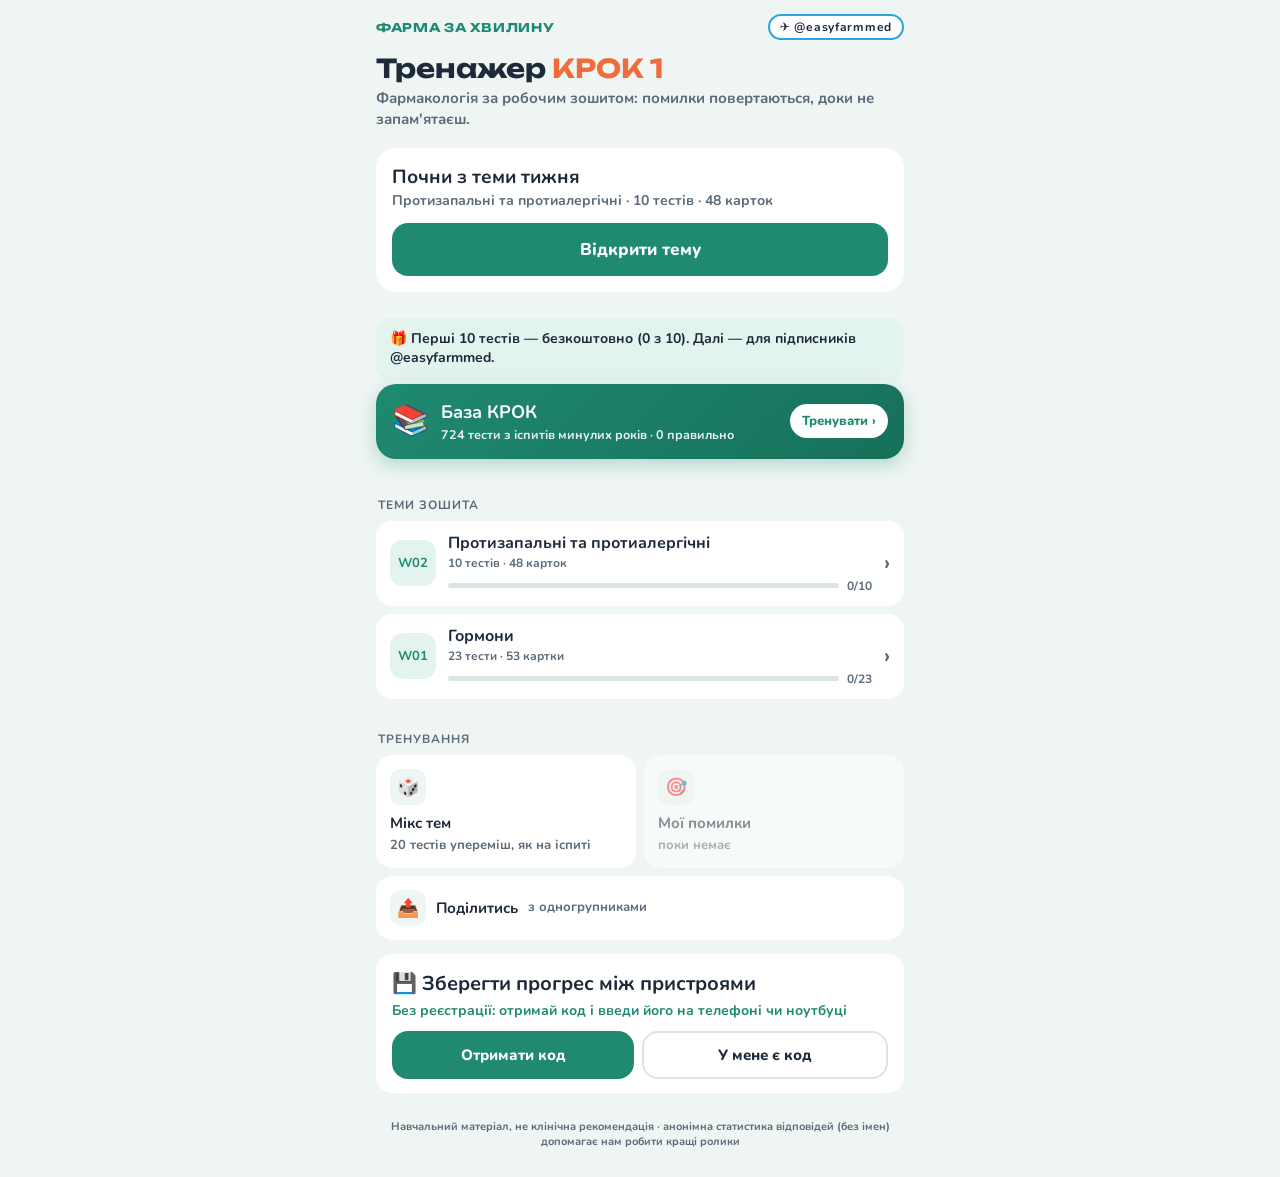
<file: index.html>
<!doctype html><html lang="uk"><head><meta charset="utf-8">
<meta name="viewport" content="width=device-width,initial-scale=1,viewport-fit=cover">
<title>Тренажери EasyFarmMed — тести з фармакології (КРОК 1)</title>
<meta name="description" content="Тести з фармакології у форматі КРОК 1 за темами робочого зошита: тренажер повертає помилки, доки не запам'ятаєш.">
<link rel="stylesheet" href="fonts.css?v=0e479749"><link rel="stylesheet" href="style.css?v=d52ab4d4"></head>
<body><div class="wrap" id="app"></div>
<script src="https://telegram.org/js/telegram-web-app.js"></script><script src="config.js?v=2143a01d"></script><script src="heroes.js?v=89c41da9"></script><script src="data.js?v=289a4922"></script><script src="app.js?v=23ab5718"></script></body></html>
</file>
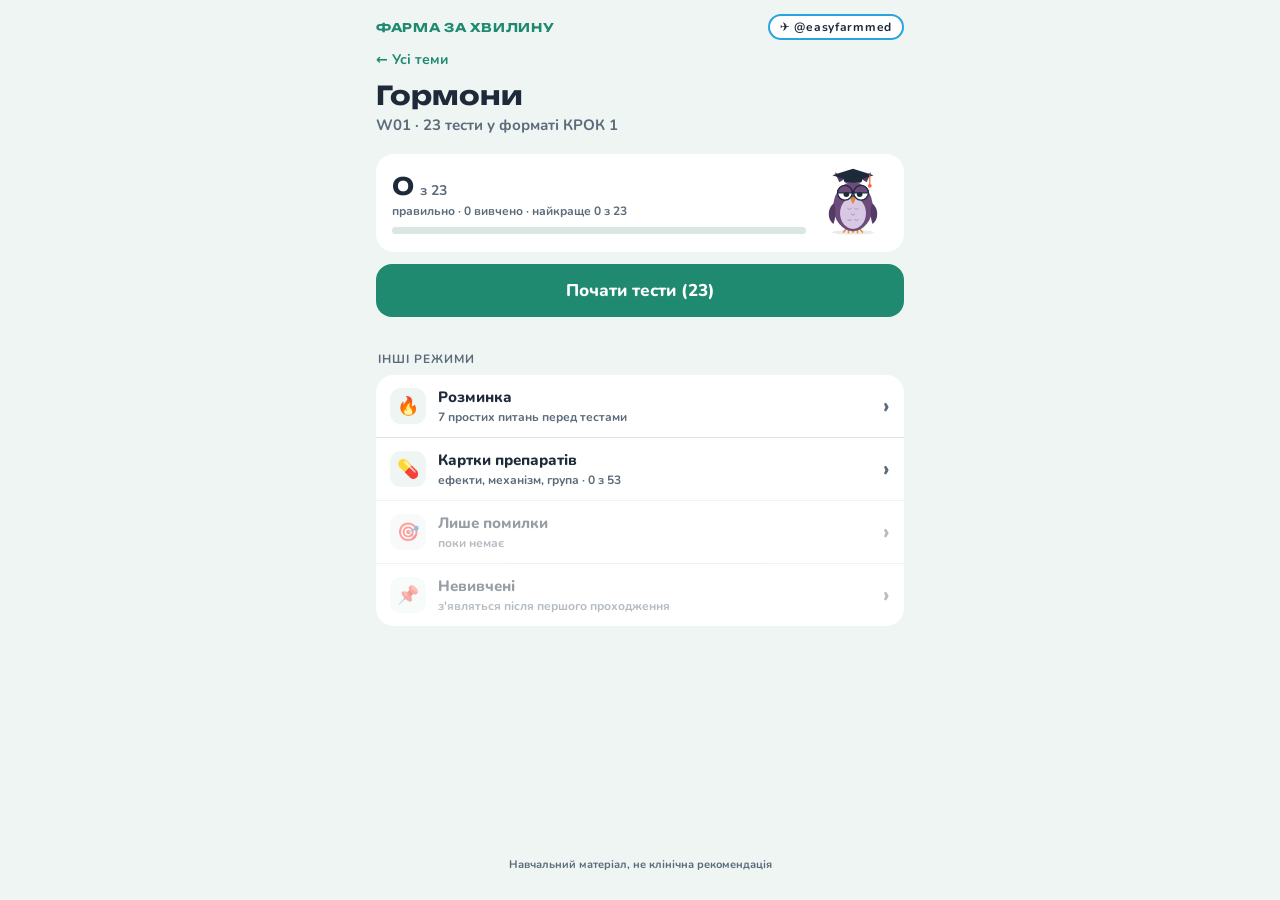
<file: hormony.html>
<!doctype html><html lang="uk"><head><meta charset="utf-8"><title>Гормони — тренажер EasyFarmMed</title><script>location.replace("./"+location.search+"#/t/hormony")</script><noscript><meta http-equiv="refresh" content="0; url=./#/t/hormony"></noscript></head><body><a href="./#/t/hormony">Тренажер: Гормони</a></body></html>
</file>
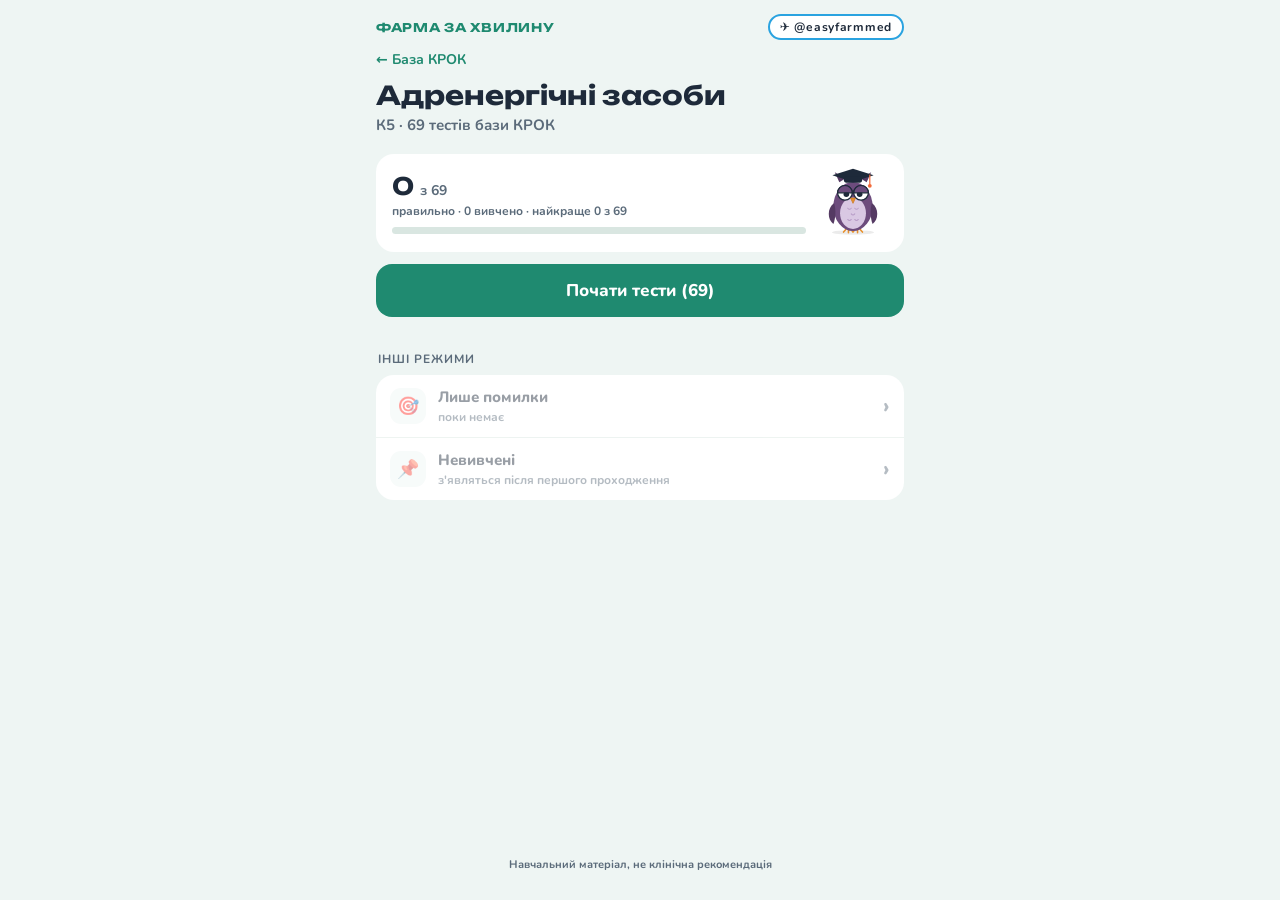
<file: kb-adreno.html>
<!doctype html><html lang="uk"><head><meta charset="utf-8"><title>Адренергічні засоби — тренажер EasyFarmMed</title><script>location.replace("./"+location.search+"#/t/kb-adreno")</script><noscript><meta http-equiv="refresh" content="0; url=./#/t/kb-adreno"></noscript></head><body><a href="./#/t/kb-adreno">Тренажер: Адренергічні засоби</a></body></html>
</file>
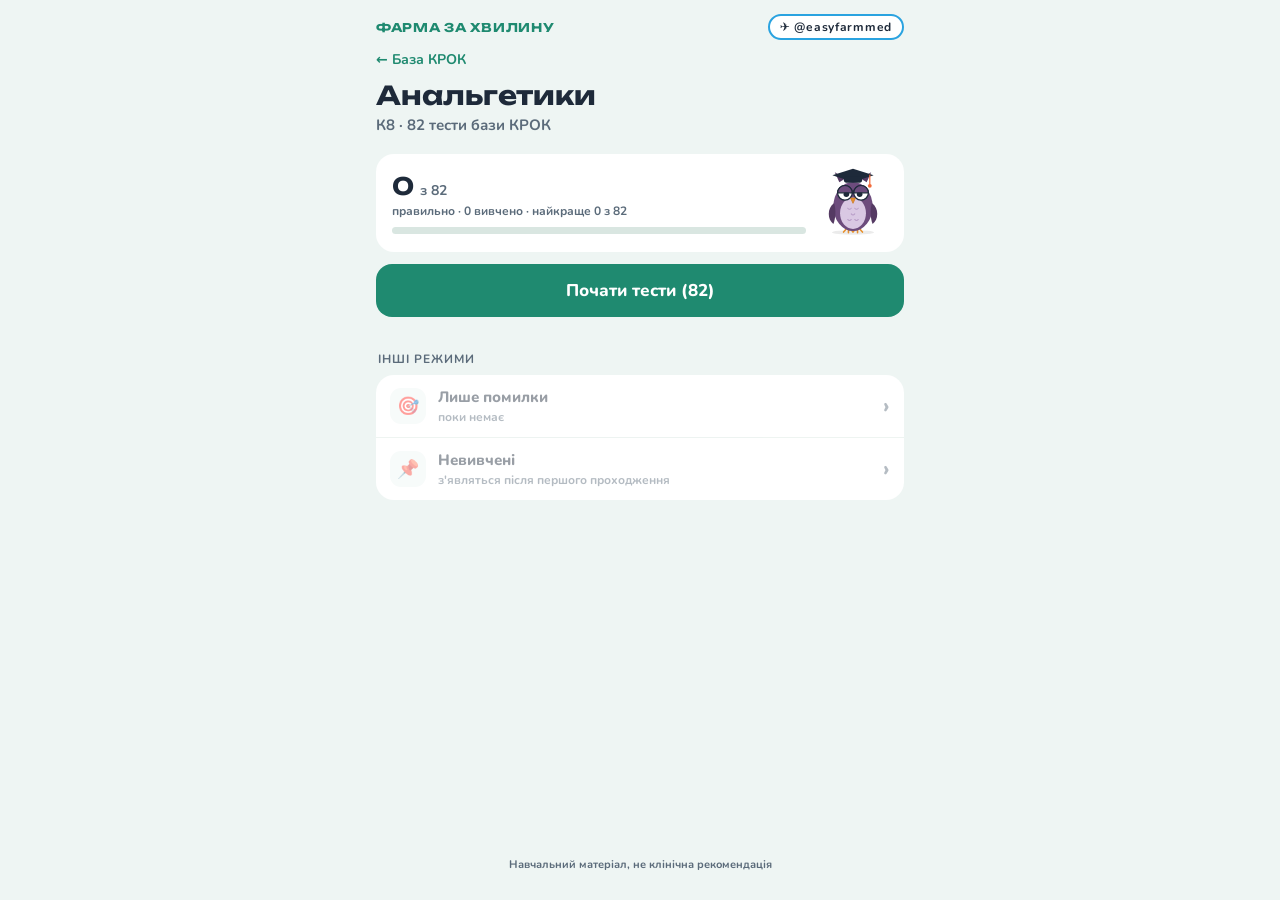
<file: kb-analhetyky.html>
<!doctype html><html lang="uk"><head><meta charset="utf-8"><title>Анальгетики — тренажер EasyFarmMed</title><script>location.replace("./"+location.search+"#/t/kb-analhetyky")</script><noscript><meta http-equiv="refresh" content="0; url=./#/t/kb-analhetyky"></noscript></head><body><a href="./#/t/kb-analhetyky">Тренажер: Анальгетики</a></body></html>
</file>
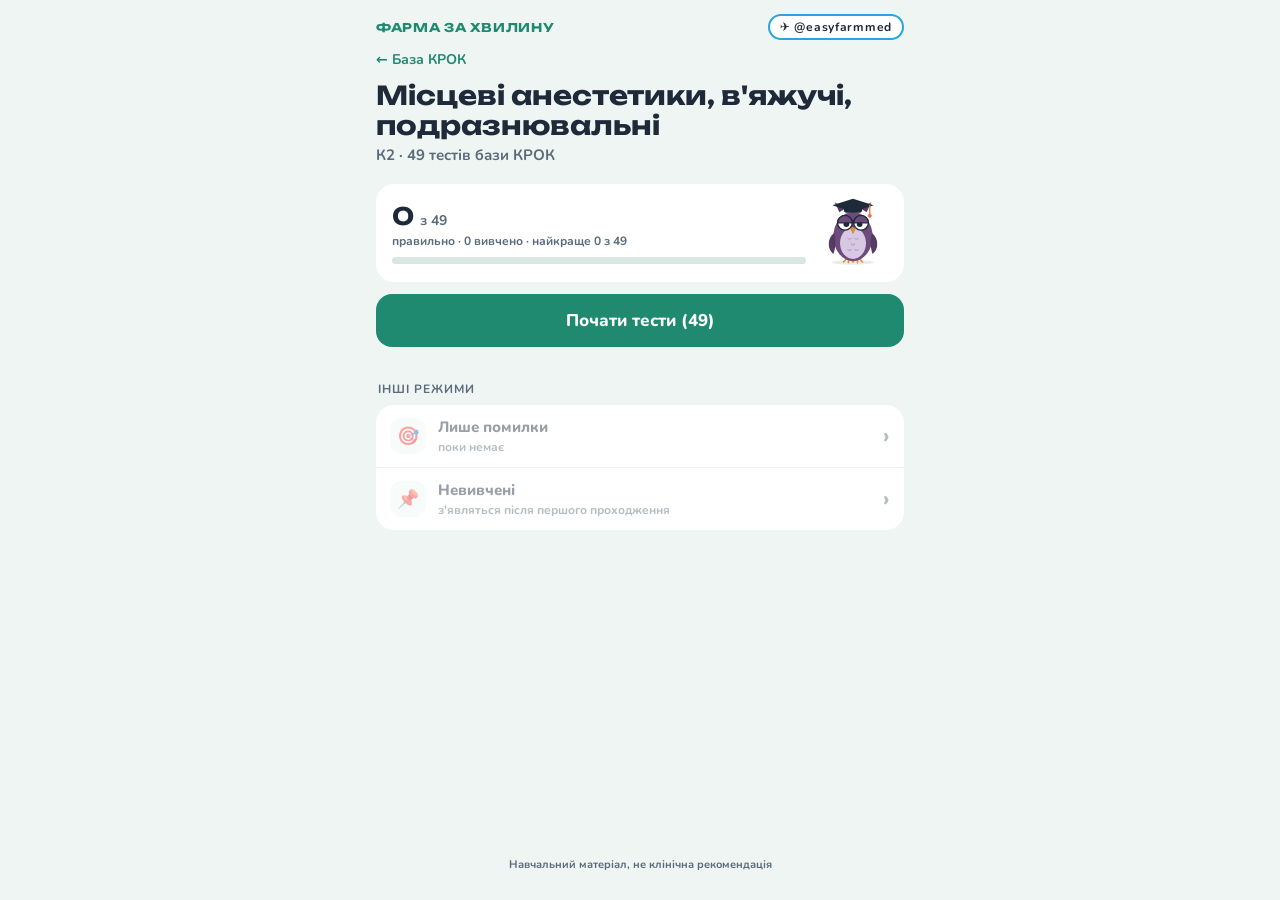
<file: kb-anestetyky.html>
<!doctype html><html lang="uk"><head><meta charset="utf-8"><title>Місцеві анестетики, в&#x27;яжучі, подразнювальні — тренажер EasyFarmMed</title><script>location.replace("./"+location.search+"#/t/kb-anestetyky")</script><noscript><meta http-equiv="refresh" content="0; url=./#/t/kb-anestetyky"></noscript></head><body><a href="./#/t/kb-anestetyky">Тренажер: Місцеві анестетики, в&#x27;яжучі, подразнювальні</a></body></html>
</file>
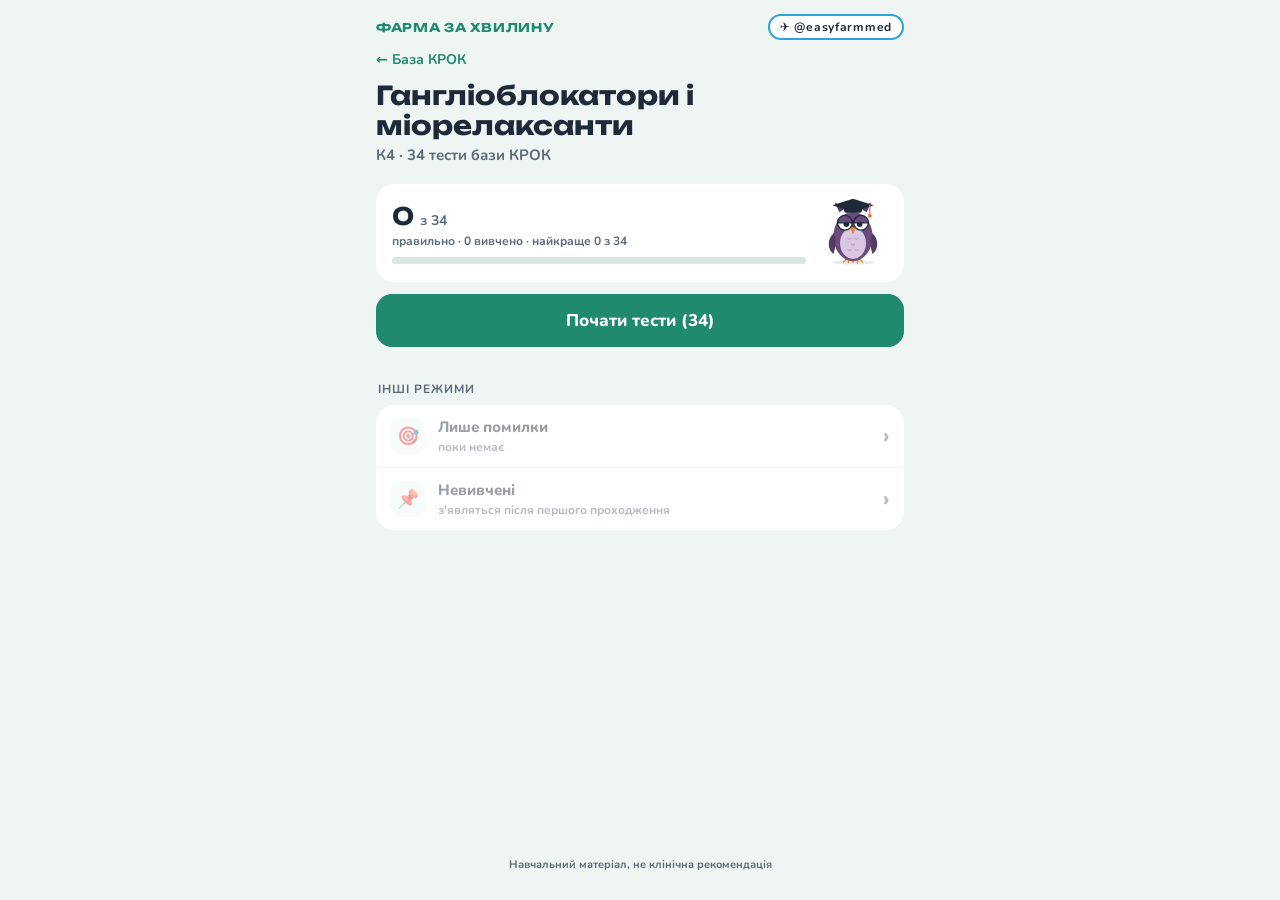
<file: kb-ganglio.html>
<!doctype html><html lang="uk"><head><meta charset="utf-8"><title>Гангліоблокатори і міорелаксанти — тренажер EasyFarmMed</title><script>location.replace("./"+location.search+"#/t/kb-ganglio")</script><noscript><meta http-equiv="refresh" content="0; url=./#/t/kb-ganglio"></noscript></head><body><a href="./#/t/kb-ganglio">Тренажер: Гангліоблокатори і міорелаксанти</a></body></html>
</file>
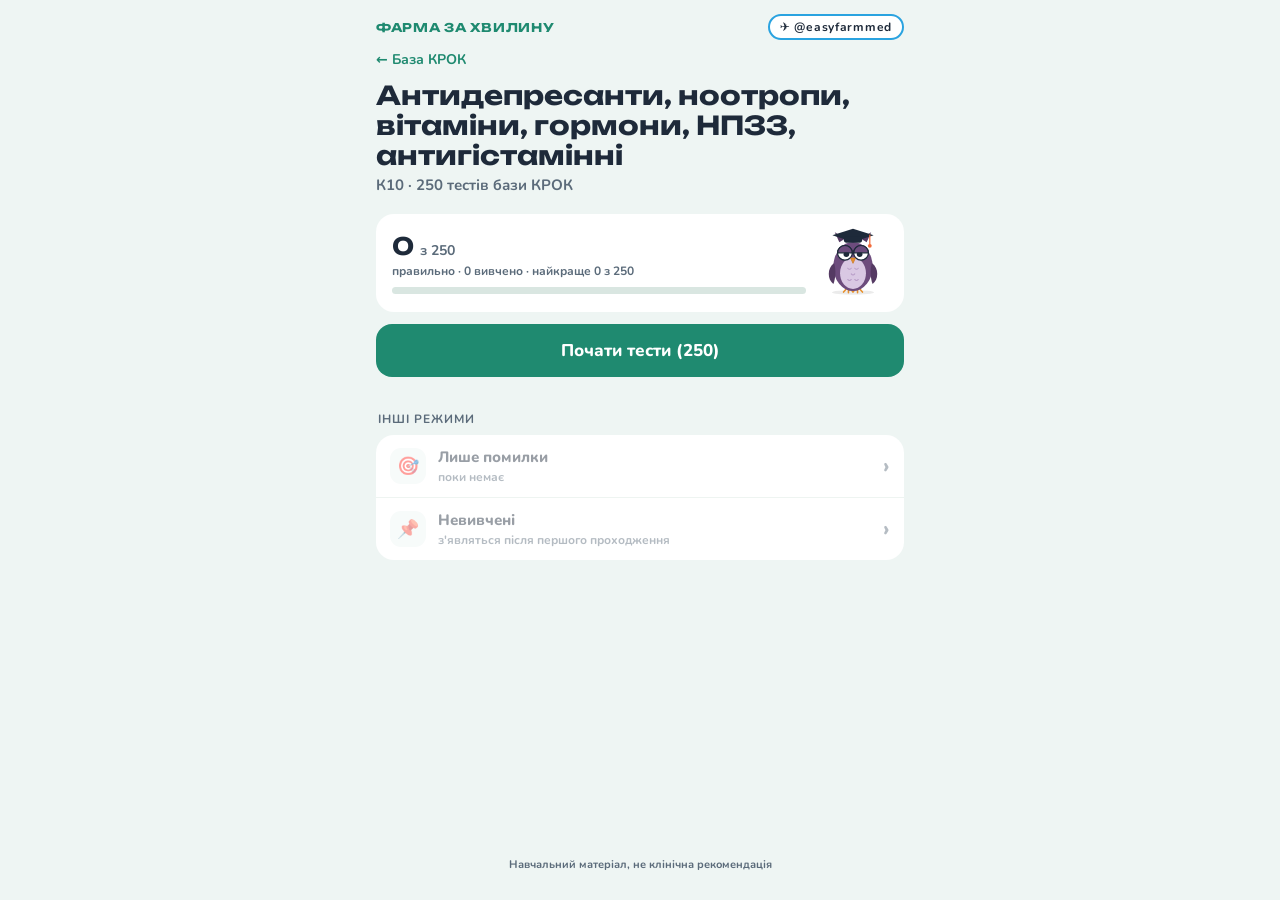
<file: kb-inshi.html>
<!doctype html><html lang="uk"><head><meta charset="utf-8"><title>Антидепресанти, ноотропи, вітаміни, гормони, НПЗЗ, антигістамінні — тренажер EasyFarmMed</title><script>location.replace("./"+location.search+"#/t/kb-inshi")</script><noscript><meta http-equiv="refresh" content="0; url=./#/t/kb-inshi"></noscript></head><body><a href="./#/t/kb-inshi">Тренажер: Антидепресанти, ноотропи, вітаміни, гормони, НПЗЗ, антигістамінні</a></body></html>
</file>
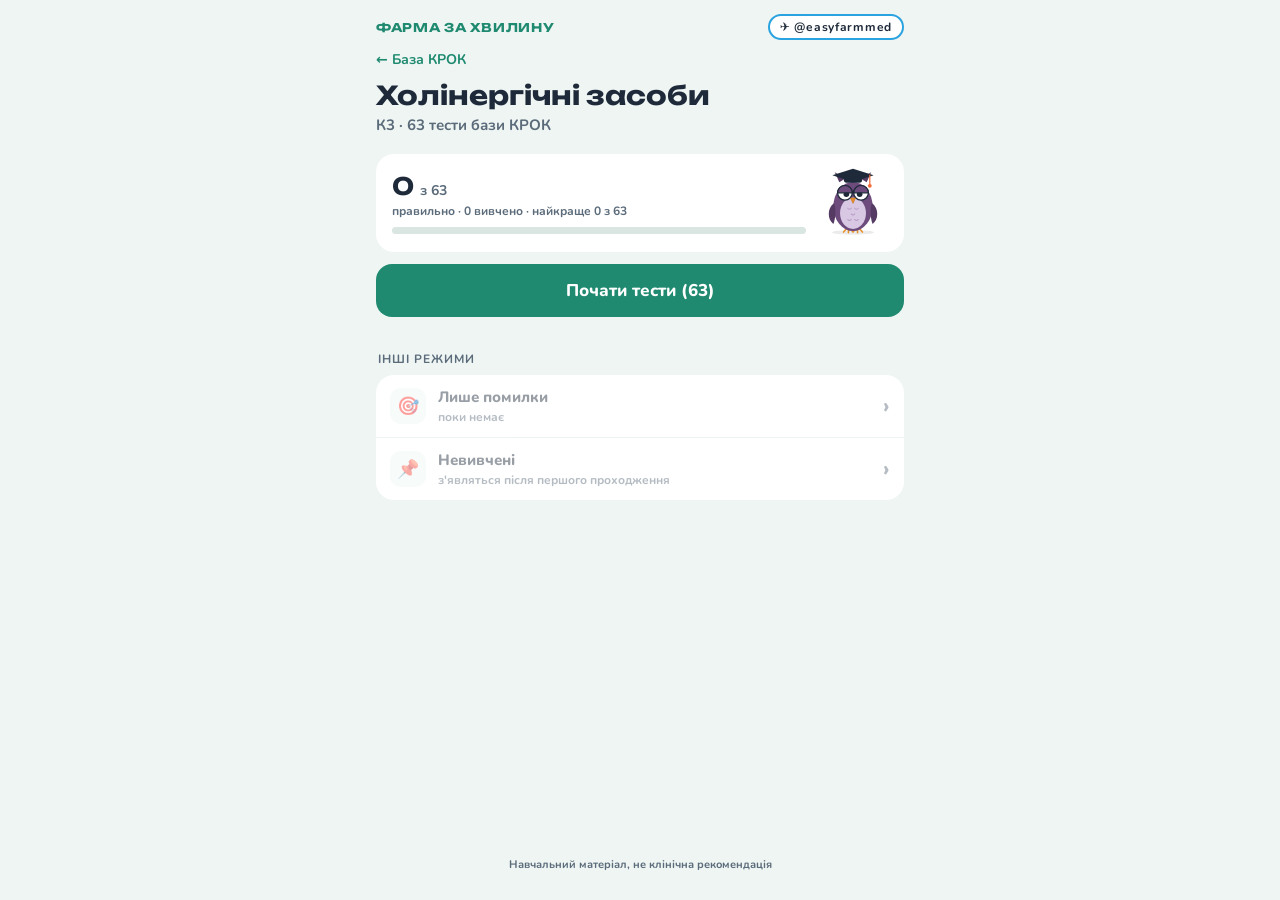
<file: kb-kholino.html>
<!doctype html><html lang="uk"><head><meta charset="utf-8"><title>Холінергічні засоби — тренажер EasyFarmMed</title><script>location.replace("./"+location.search+"#/t/kb-kholino")</script><noscript><meta http-equiv="refresh" content="0; url=./#/t/kb-kholino"></noscript></head><body><a href="./#/t/kb-kholino">Тренажер: Холінергічні засоби</a></body></html>
</file>
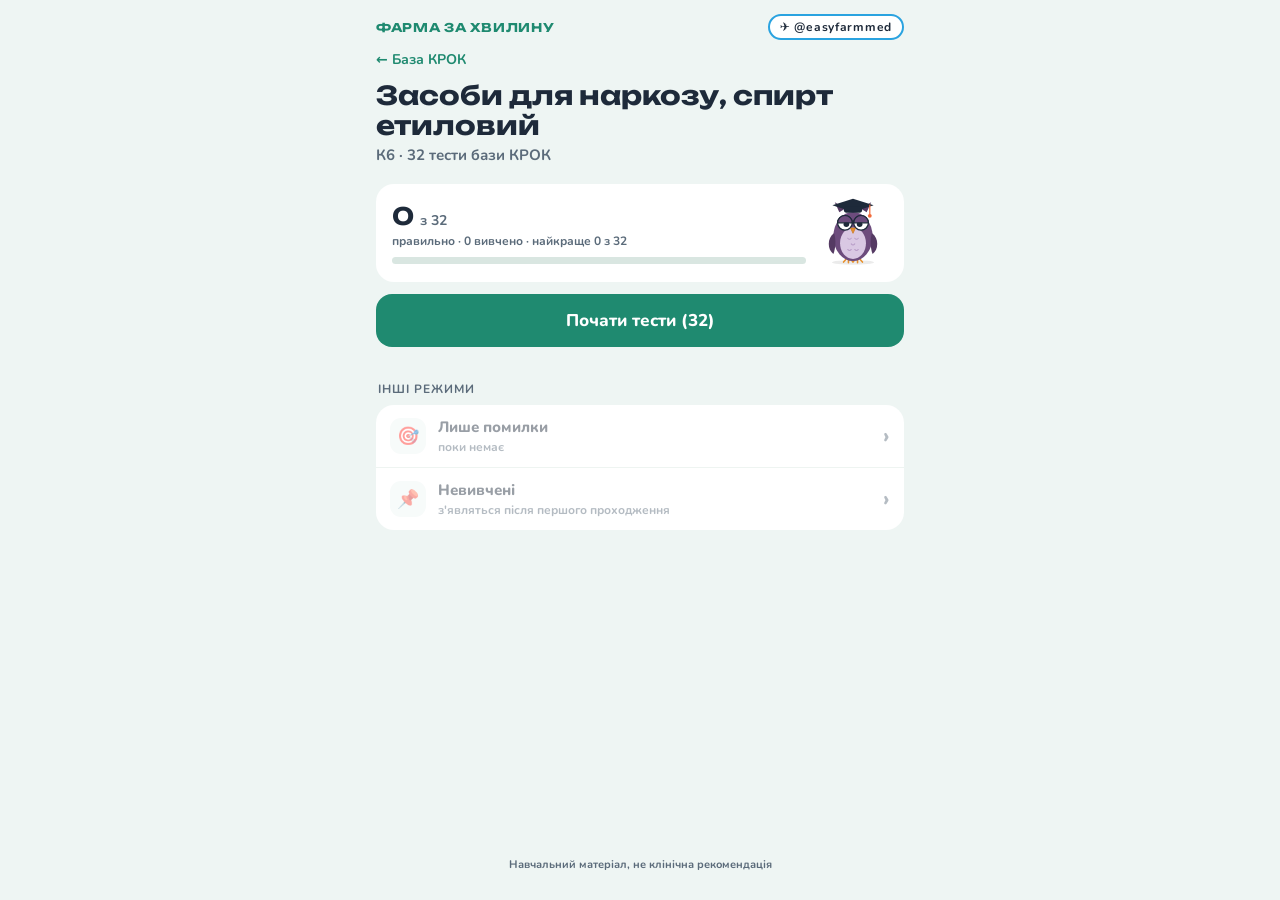
<file: kb-narkoz.html>
<!doctype html><html lang="uk"><head><meta charset="utf-8"><title>Засоби для наркозу, спирт етиловий — тренажер EasyFarmMed</title><script>location.replace("./"+location.search+"#/t/kb-narkoz")</script><noscript><meta http-equiv="refresh" content="0; url=./#/t/kb-narkoz"></noscript></head><body><a href="./#/t/kb-narkoz">Тренажер: Засоби для наркозу, спирт етиловий</a></body></html>
</file>
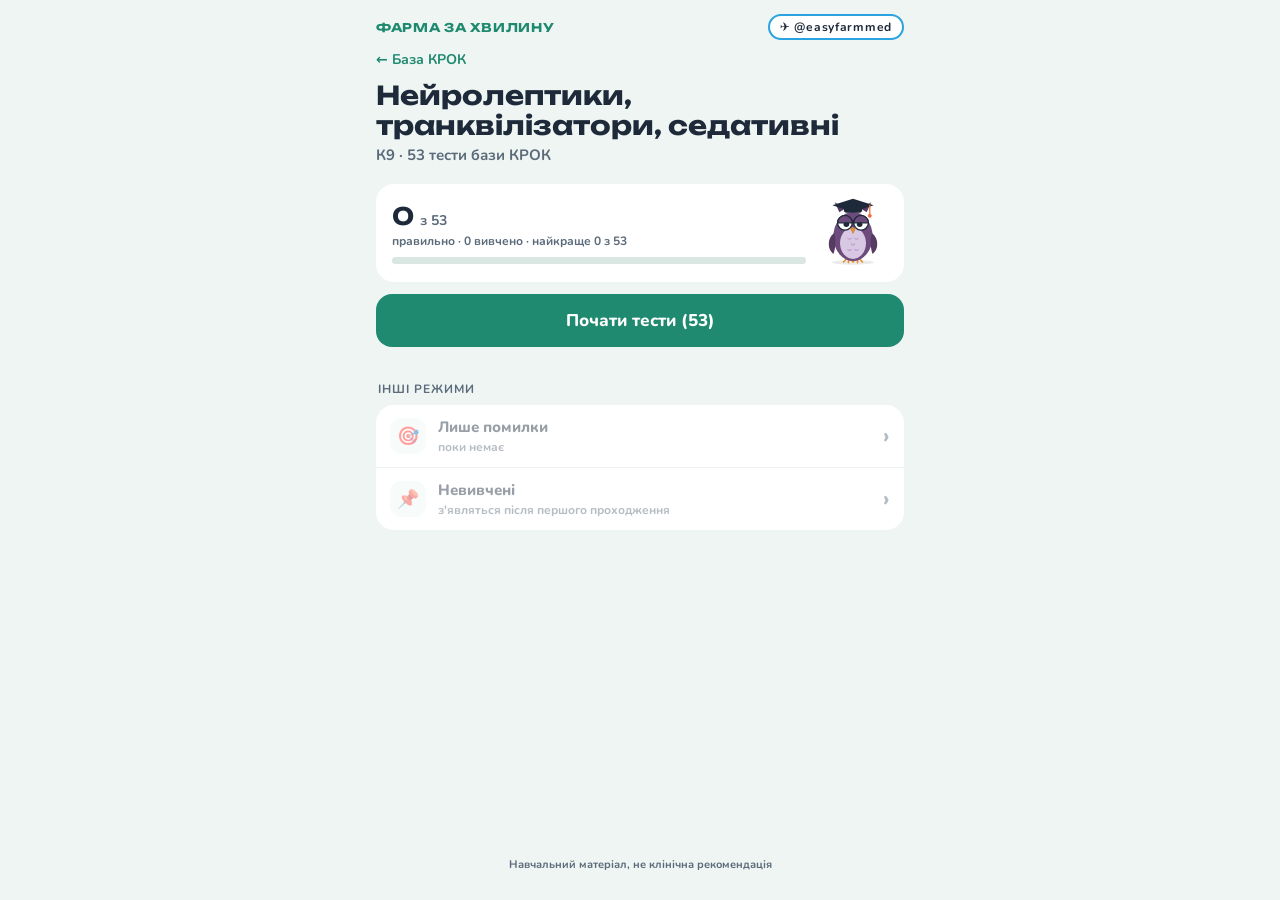
<file: kb-psykhotropni.html>
<!doctype html><html lang="uk"><head><meta charset="utf-8"><title>Нейролептики, транквілізатори, седативні — тренажер EasyFarmMed</title><script>location.replace("./"+location.search+"#/t/kb-psykhotropni")</script><noscript><meta http-equiv="refresh" content="0; url=./#/t/kb-psykhotropni"></noscript></head><body><a href="./#/t/kb-psykhotropni">Тренажер: Нейролептики, транквілізатори, седативні</a></body></html>
</file>
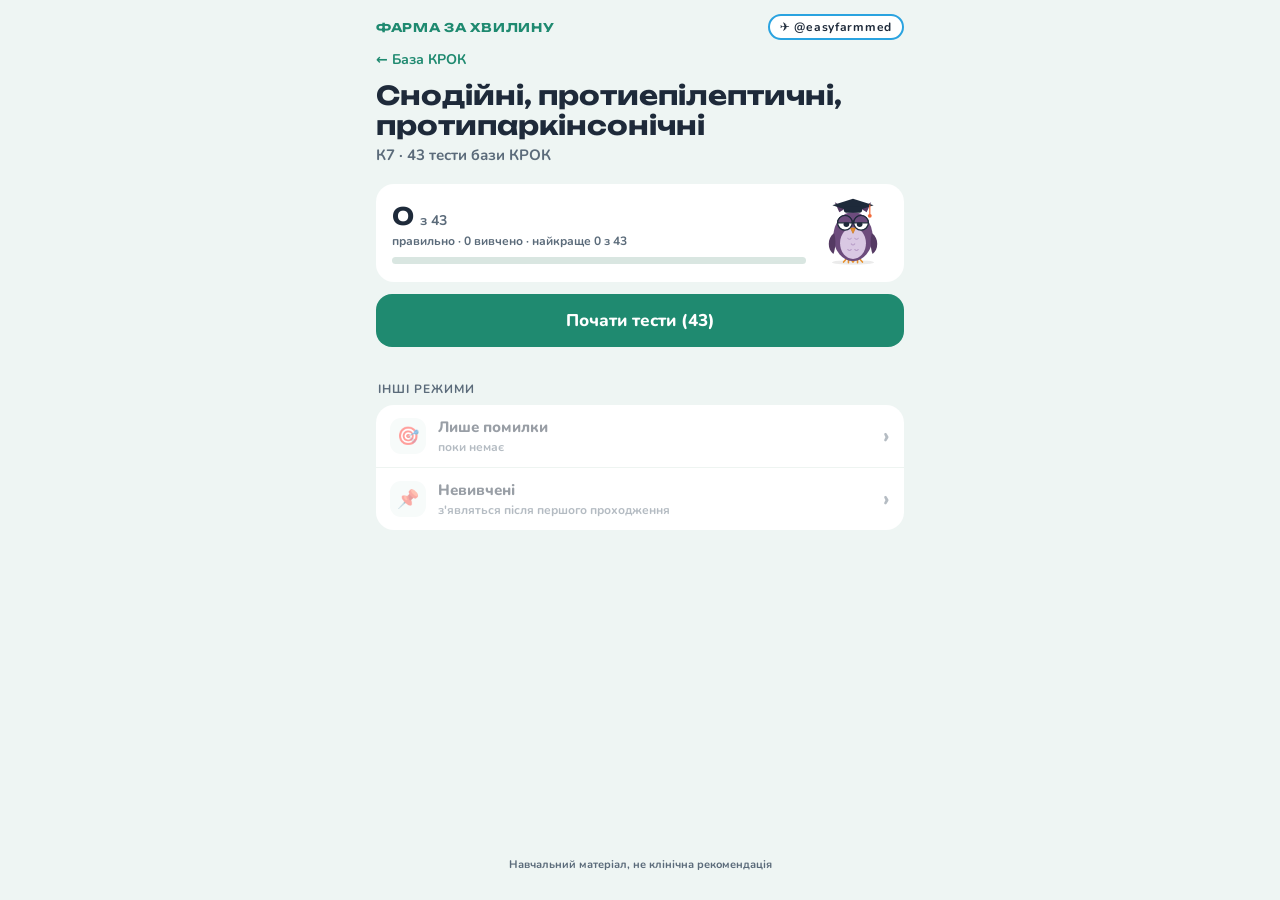
<file: kb-snodiini.html>
<!doctype html><html lang="uk"><head><meta charset="utf-8"><title>Снодійні, протиепілептичні, протипаркінсонічні — тренажер EasyFarmMed</title><script>location.replace("./"+location.search+"#/t/kb-snodiini")</script><noscript><meta http-equiv="refresh" content="0; url=./#/t/kb-snodiini"></noscript></head><body><a href="./#/t/kb-snodiini">Тренажер: Снодійні, протиепілептичні, протипаркінсонічні</a></body></html>
</file>
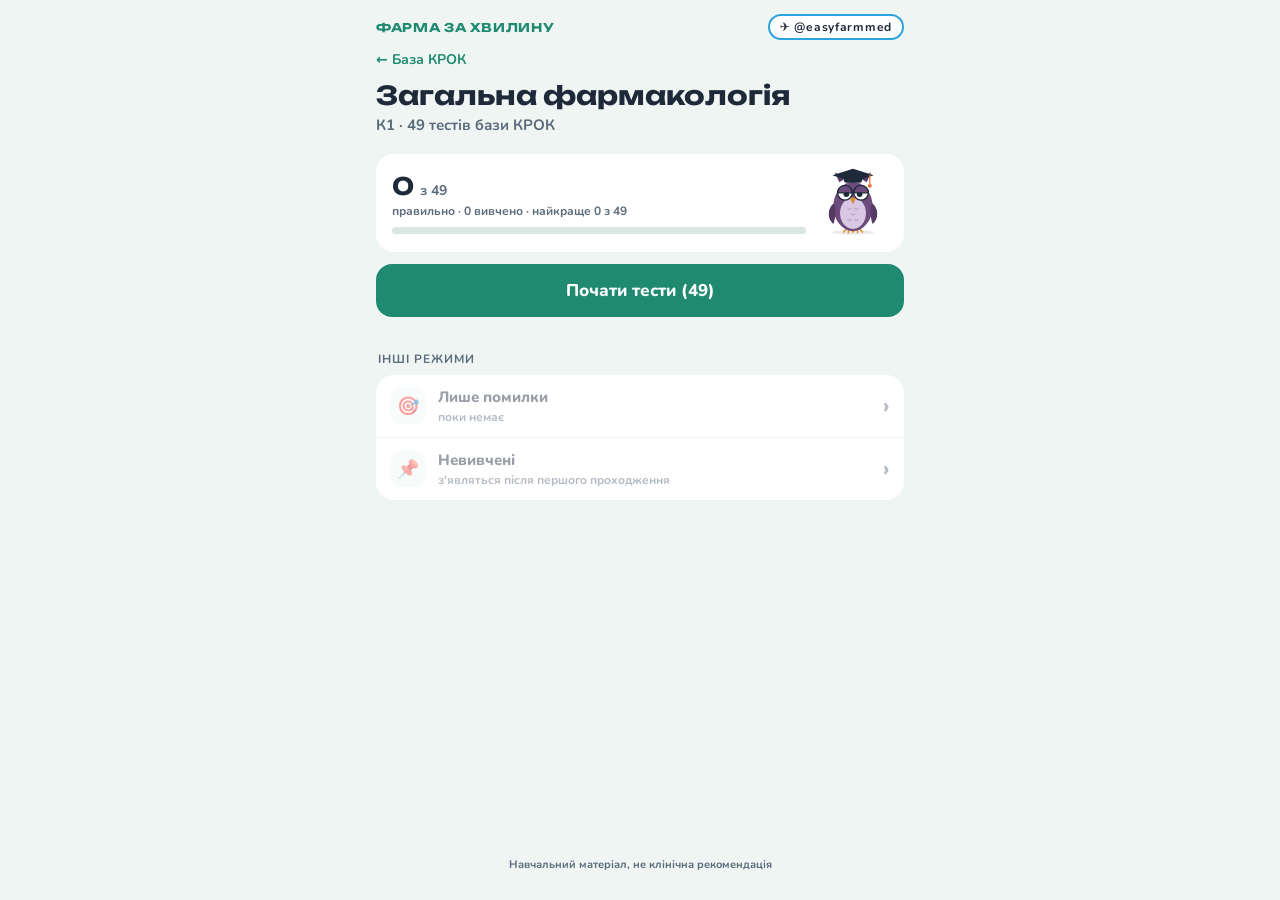
<file: kb-zahalna.html>
<!doctype html><html lang="uk"><head><meta charset="utf-8"><title>Загальна фармакологія — тренажер EasyFarmMed</title><script>location.replace("./"+location.search+"#/t/kb-zahalna")</script><noscript><meta http-equiv="refresh" content="0; url=./#/t/kb-zahalna"></noscript></head><body><a href="./#/t/kb-zahalna">Тренажер: Загальна фармакологія</a></body></html>
</file>
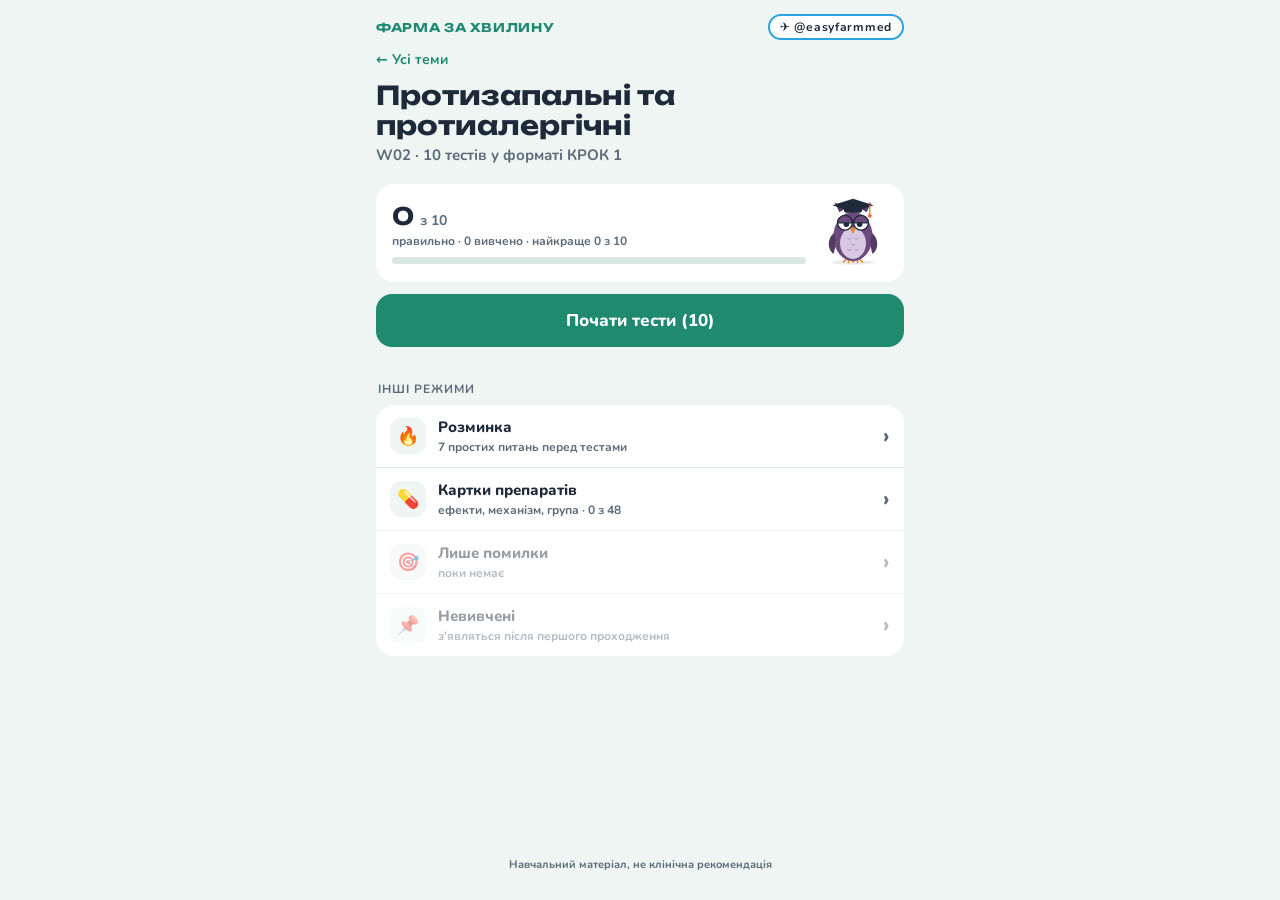
<file: protyzapalni.html>
<!doctype html><html lang="uk"><head><meta charset="utf-8"><title>Протизапальні та протиалергічні — тренажер EasyFarmMed</title><script>location.replace("./"+location.search+"#/t/protyzapalni")</script><noscript><meta http-equiv="refresh" content="0; url=./#/t/protyzapalni"></noscript></head><body><a href="./#/t/protyzapalni">Тренажер: Протизапальні та протиалергічні</a></body></html>
</file>
<file: fonts.css>
@font-face{font-family:'Nunito';font-weight:800;font-display:block;src:url([data-uri]) format('woff2');unicode-range:U+0301,U+0400-045F,U+0490-0491,U+04B0-04B1,U+2116}@font-face{font-family:'Nunito';font-weight:800;font-display:block;src:url([data-uri]) format('woff2');unicode-range:U+0000-00FF,U+0131,U+0152-0153,U+02BB-02BC,U+02C6,U+02DA,U+02DC,U+0304,U+0308,U+0329,U+2000-206F,U+20AC,U+2122,U+2191,U+2193,U+2212,U+2215,U+FEFF,U+FFFD}@font-face{font-family:'Nunito';font-weight:700;font-display:block;src:url([data-uri]) format('woff2');unicode-range:U+0301,U+0400-045F,U+0490-0491,U+04B0-04B1,U+2116}@font-face{font-family:'Nunito';font-weight:700;font-display:block;src:url([data-uri]) format('woff2');unicode-range:U+0000-00FF,U+0131,U+0152-0153,U+02BB-02BC,U+02C6,U+02DA,U+02DC,U+0304,U+0308,U+0329,U+2000-206F,U+20AC,U+2122,U+2191,U+2193,U+2212,U+2215,U+FEFF,U+FFFD}@font-face{font-family:'Unbounded';font-weight:700;font-display:block;src:url([data-uri]) format('woff2');unicode-range:U+0301,U+0400-045F,U+0490-0491,U+04B0-04B1,U+2116}@font-face{font-family:'Unbounded';font-weight:700;font-display:block;src:url([data-uri]) format('woff2');unicode-range:U+0000-00FF,U+0131,U+0152-0153,U+02BB-02BC,U+02C6,U+02DA,U+02DC,U+0304,U+0308,U+0329,U+2000-206F,U+20AC,U+2122,U+2191,U+2193,U+2212,U+2215,U+FEFF,U+FFFD}
</file>
<file: style.css>
.rep .rp{display:flex;gap:12px;align-items:center;margin:-2px 0 12px;padding-bottom:12px;border-bottom:1px solid var(--line)}.rep .rp .fire{font-size:30px}.rep .rp b{display:block}.rep .btn{margin-top:12px}
.sec{font-size:12px;letter-spacing:.08em;text-transform:uppercase;color:var(--mut);margin:24px 2px 8px}
.today{background:var(--card);border-radius:20px;padding:16px;margin:8px 0 12px}
.td-top{display:flex;align-items:center;justify-content:space-between;gap:12px;margin-bottom:14px}
.chip{display:inline-flex;align-items:center;gap:4px;background:rgba(242,107,58,.13);color:var(--coral);border-radius:99px;padding:5px 11px;font-size:13px;white-space:nowrap}
.goal{flex:1;max-width:150px;font-size:12px;color:var(--mut);text-align:right}.goal .pb{display:block;height:5px;margin:5px 0 0}
.td-h{font-size:19px;margin:0 0 2px}.td-s{font-size:14px;color:var(--mut);margin:0 0 12px;line-height:1.35}.today .btn{margin:0}
.td-sub{display:flex;align-items:center;gap:6px;margin-top:12px;padding-top:12px;border-top:1px solid var(--line);font-size:13px;color:var(--mut)}.td-sub .tm{flex:1;min-width:0}.td-sub b{color:var(--ink)}
.lnk{border:0;background:none;color:var(--teal);font:800 14px Nunito,system-ui,sans-serif;cursor:pointer;padding:6px 4px}.lnk.mut{color:var(--mut);font-weight:700;font-size:13px}
.trow{display:flex;align-items:center;gap:12px;background:var(--card);border-radius:16px;padding:12px 14px;margin-bottom:8px;text-decoration:none;color:var(--ink)}
.badge{flex:none;width:46px;height:46px;border-radius:13px;background:var(--okbg);color:var(--teal);display:grid;place-items:center;font-size:13px}
.trow .tm{flex:1;min-width:0}.tt{display:block;font-size:16px;line-height:1.25}.tsub{display:block;font-size:12px;color:var(--mut);margin-top:2px}
.ts{display:flex;align-items:center;gap:8px;font-size:12px;color:var(--mut);margin-top:7px}.ts .pb{flex:1;height:5px;margin:0}
.chev{flex:none;color:var(--mut);font-size:22px;line-height:1}
.tiles{display:grid;grid-template-columns:1fr 1fr;gap:8px}
.tile.wide{grid-column:1/-1;flex-direction:row;align-items:center;gap:10px}.tile.wide b{margin-top:0}
.kbig{display:flex;align-items:center;gap:12px;background:linear-gradient(135deg,#1f8a70,#16705a);color:#fff;border-radius:20px;padding:16px;margin:4px 0 14px;text-decoration:none;box-shadow:0 6px 18px rgba(31,138,112,.28)}
.kbig .kic{font-size:30px;line-height:1}.kbig .kt{flex:1;min-width:0}.kbig b{display:block;font-size:18px}.kbig i{display:block;font-style:normal;font-size:12.5px;opacity:.9;margin-top:3px;line-height:1.3}
.kbig .kgo{background:#fff;color:#1f8a70;font-weight:800;font-size:13px;border-radius:999px;padding:8px 12px;white-space:nowrap}
.tile{display:flex;flex-direction:column;align-items:flex-start;gap:4px;background:var(--card);border:0;border-radius:16px;padding:14px;text-align:left;font:700 13px Nunito,system-ui,sans-serif;color:var(--ink);cursor:pointer;text-decoration:none}
.tile b{font-size:15px;margin-top:4px}.tile i{font-style:normal;color:var(--mut);line-height:1.3}.tile:disabled{opacity:.5;cursor:default}
.ic{flex:none;width:36px;height:36px;border-radius:11px;background:var(--bg);display:grid;place-items:center;font-size:18px}
.sumc{display:flex;align-items:center;gap:12px;background:var(--card);border-radius:18px;padding:14px 16px;margin:8px 0 12px}.sumc .tm{flex:1;min-width:0}
.sumc .big{display:block;font:800 24px Unbounded,sans-serif}.sumc .big small{font:700 14px Nunito,system-ui,sans-serif;color:var(--mut)}.sumc .ts{display:block;margin:2px 0 8px}.sumc .pb{display:block;margin:0}.sumc svg{flex:none;width:70px;height:70px}
.mlist{background:var(--card);border-radius:18px;overflow:hidden;margin-bottom:10px}
.mrow{display:flex;align-items:center;gap:12px;width:100%;background:none;border:0;border-top:1px solid var(--line);padding:12px 14px;text-align:left;font:800 15px Nunito,system-ui,sans-serif;color:var(--ink);cursor:pointer}
.mrow:first-child{border-top:0}.mrow:disabled{opacity:.45;cursor:default}.mrow .tm{flex:1;min-width:0}.mrow small{display:block;font-size:12px;font-weight:700;color:var(--mut);margin-top:2px}
.note{margin-top:0}.sync{margin-top:24px}
:root{--bg:#eef5f3;--ink:#1e2a3a;--mut:#5b6b7a;--teal:#1f8a70;--coral:#f26b3a;--red:#e5484d;--card:#fff;--line:#d9e6e1;--okbg:#e3f4ee;--badbg:#fdecec}
@media (prefers-color-scheme:dark){:root{--bg:#14201d;--ink:#eef5f3;--mut:#9fb3ad;--card:#1e2c28;--line:#2f433d;--okbg:#173d32;--badbg:#46201f}}
*{box-sizing:border-box;-webkit-tap-highlight-color:transparent}
html,body{margin:0;background:var(--bg);color:var(--ink);font-family:Nunito,system-ui,sans-serif;font-weight:700}
.wrap{max-width:560px;margin:0 auto;padding:14px 16px 28px;min-height:100vh;display:flex;flex-direction:column}
.top{display:flex;justify-content:space-between;align-items:center;font-size:12px;letter-spacing:.06em;margin-bottom:6px}
.brand{font-family:Unbounded,sans-serif;color:var(--teal);text-decoration:none}.tg{color:var(--ink);text-decoration:none;background:var(--card);border:2px solid #2aa3e0;border-radius:99px;padding:3px 10px;font-size:12px}
h1{font-family:Unbounded,sans-serif;font-size:26px;line-height:1.15;margin:8px 0 4px}h1 em{font-style:normal;color:var(--coral)}
h2{font-family:Unbounded,sans-serif;font-size:16px;margin:18px 0 8px}
p.lead{color:var(--mut);font-size:15px;line-height:1.4;margin:0 0 10px}
.hero{display:flex;justify-content:center;margin:4px 0}.hero svg{width:140px;height:140px}
.stats{display:grid;grid-template-columns:repeat(auto-fit,minmax(70px,1fr));gap:8px;margin:6px 0 10px}
.stats div{background:var(--card);border-radius:14px;padding:10px 6px;text-align:center;font-size:12px;color:var(--mut)}.stats b{display:block;font-size:22px;color:var(--ink)}
.card{display:block;background:var(--card);border-radius:16px;padding:14px 16px;margin-bottom:10px;text-decoration:none;color:var(--ink)}
.card .code{color:var(--coral);font-size:12px}.card b{display:block;font-size:20px;margin:2px 0}.card i{font-style:normal;color:var(--teal);font-size:14px}
.pb{height:7px;background:var(--line);border-radius:9px;margin:10px 0 4px;overflow:hidden}.pb i{display:block;height:100%;background:var(--teal)}.pn{font-size:12px;color:var(--mut)}
.row{display:flex;gap:8px;margin-top:10px;flex-wrap:wrap}.row .btn.sm{min-width:0}.row.nav{margin:0 0 10px}
.btn{display:block;width:100%;border:0;border-radius:16px;padding:15px 16px;font:800 17px Nunito,system-ui,sans-serif;cursor:pointer;margin:0 0 10px;background:var(--teal);color:#fff;text-align:center;text-decoration:none}
.btn.sm{width:auto;flex:1;padding:12px 10px;font-size:15px;margin:0}
.resume{display:flex;align-items:center;gap:10px;background:var(--card);border:1.5px solid var(--line);border-radius:14px;padding:8px 6px 8px 12px;margin:0 0 10px}
.resume .ri{color:var(--coral);font-size:15px;flex:none}.resume .rt{flex:1;min-width:0;line-height:1.25}.resume .rt b{display:block;font-size:14px;white-space:nowrap;overflow:hidden;text-overflow:ellipsis}
.resume .rt i{font-style:normal;font-size:12px;color:var(--mut)}.resume .btn.sm{flex:none;width:auto;padding:9px 14px;font-size:14px;border-radius:12px}
.rx{flex:none;width:34px;height:34px;border:0;border-radius:10px;background:transparent;color:var(--mut);font-size:15px;cursor:pointer}
.endb{display:block;width:100%;margin:8px 0 0;padding:12px;border:2px dashed var(--line);border-radius:14px;background:transparent;color:var(--mut);font:800 15px Nunito,system-ui,sans-serif;cursor:pointer}
.score{display:flex;align-items:center;gap:16px;background:var(--card);border-radius:18px;padding:14px 16px;margin:8px 0 10px}
.ring{flex:none;width:104px;height:104px;border-radius:50%;background:conic-gradient(var(--c) calc(var(--p)*1%),var(--line) 0);display:grid;place-items:center}
.ring b{width:82px;height:82px;border-radius:50%;background:var(--card);display:grid;place-items:center;font:800 24px Unbounded,sans-serif;color:var(--ink)}
.sc{font-size:14px;color:var(--mut);line-height:1.4}.sc b{display:block;font-size:20px;color:var(--ink)}.btn.share{background:#2aabee}.btn.alt{background:var(--card);color:var(--ink);border:2px solid var(--line)}.btn:disabled{opacity:.4;cursor:default}
.back{color:var(--teal);text-decoration:none;font-size:14px;margin:4px 0}.back.sm{display:block;text-align:center;color:var(--mut);margin-top:6px}
.bar{height:8px;background:var(--line);border-radius:9px;margin:6px 0 4px;overflow:hidden}.bar i{display:block;height:100%;background:var(--teal);transition:width .3s}
.meta{display:flex;justify-content:space-between;font-size:13px;color:var(--mut)}
.q{background:var(--card);border-radius:18px;padding:16px;font-size:17px;line-height:1.4;margin:12px 0}
.q small{display:block;color:var(--coral);font-size:12px;margin-bottom:6px;letter-spacing:.04em}
.opt{display:flex;gap:12px;align-items:center;width:100%;text-align:left;background:var(--card);border:2.5px solid var(--line);border-radius:14px;padding:12px 14px;margin:0 0 9px;font:700 16px Nunito,system-ui,sans-serif;color:var(--ink);cursor:pointer}
.opt i{font-style:normal;flex:none;width:28px;height:28px;border-radius:50%;background:var(--teal);color:#fff;display:grid;place-items:center;font-size:14px}
.opt.mul i{background:transparent;border:2.5px solid var(--line);border-radius:7px}.opt.mul.sel{border-color:var(--teal)}.opt.mul.sel i{background:var(--teal);border-color:var(--teal)}.opt.mul.sel i:after{content:'✓'}.opt.miss{border-color:#f2a33a;border-style:dashed}.opt.miss i{border-color:#f2a33a}.opt.mul.ok i:after{content:'✓'}.opt.mul.bad i:after{content:'✗'}.opt.ok{border-color:var(--teal);background:var(--okbg)}.opt.bad{border-color:var(--red);background:var(--badbg)}.opt.bad i{background:var(--red)}.opt.dim{opacity:.45}
.ex{border-radius:14px;padding:12px 14px;font-size:15px;line-height:1.4;margin:4px 0 12px;display:flex;gap:10px;align-items:center}
.ex svg{width:62px;height:62px;flex:none}.ex.ok{background:var(--okbg)}.ex.bad{background:var(--badbg)}.ex b{display:block}
.list{margin:0 0 12px;padding:0;list-style:none}.list li{background:var(--card);border-radius:12px;padding:10px 12px;margin-bottom:7px;font-size:14px;line-height:1.35}.list li b{color:var(--teal)}.list small{display:block;color:var(--coral);font-size:11px}
.sync{margin-top:14px}.sync .row{display:flex;gap:8px;margin-top:10px}.c2{font-family:ui-monospace,Menlo,monospace;color:var(--coral);font-style:normal;letter-spacing:.05em}
.note{background:var(--okbg);border-radius:14px;padding:12px 14px;font-size:14px;margin-top:14px;line-height:1.35}
.krok{display:flex;gap:10px;align-items:flex-end;margin:6px 0 12px}
.kowl{position:relative;flex:none;width:112px;height:130px}.kowl svg{width:112px;height:130px;transform-origin:50% 92%}
.krok.bad .kowl svg{animation:shake .7s ease-in-out 1}.krok.good .kowl svg{animation:hop .45s ease-out 2}
.kbub{position:relative;flex:1;border-radius:16px;padding:10px 13px;font-size:15px;line-height:1.38;animation:pop .38s cubic-bezier(.2,1.5,.4,1) both;transform-origin:0% 85%}
.kbub:before{content:'';position:absolute;left:-9px;bottom:16px;border:9px solid transparent;border-left:0;border-right-color:inherit}
.krok.good .kbub{background:var(--okbg);border-color:var(--okbg)}.krok.bad .kbub{background:var(--badbg);border-color:var(--badbg)}
.kbub:before{border-right-color:var(--okbg)}.krok.bad .kbub:before{border-right-color:var(--badbg)}
.kbub small{display:block;font-size:11px;letter-spacing:.06em;color:#6d4c7d;text-transform:uppercase}.kbub b{display:block;font-size:17px;margin:1px 0 3px}
.krok.bad .kbub b{color:var(--red)}.krok.good .kbub b{color:var(--teal)}.kr{display:block;font-weight:800;margin-bottom:3px}.kbub p{margin:0;font-weight:700;color:var(--ink)}
.sp{position:absolute;font-style:normal;color:#f2a33a;font-size:18px;opacity:0;animation:spark .9s ease-out .1s 1 forwards}.s1{left:-4px;top:8px}.s2{right:-2px;top:0;animation-delay:.25s}.s3{right:6px;top:52px;font-size:13px;animation-delay:.4s}
@keyframes shake{0%,100%{transform:rotate(0)}15%{transform:rotate(-13deg)}30%{transform:rotate(12deg)}45%{transform:rotate(-10deg)}60%{transform:rotate(8deg)}75%{transform:rotate(-4deg)}}
@keyframes hop{0%,100%{transform:translateY(0)}45%{transform:translateY(-14px) scale(1.03)}}
@keyframes pop{0%{opacity:0;transform:scale(.6)}100%{opacity:1;transform:scale(1)}}
@keyframes spark{0%{opacity:0;transform:scale(.3)}40%{opacity:1;transform:scale(1.2)}100%{opacity:0;transform:scale(.8) translateY(-10px)}}
@media (prefers-reduced-motion:reduce){.krok *{animation:none!important;opacity:1}}
.kw{display:block;margin:0 0 6px;padding:7px 9px;border-radius:10px;background:rgba(229,72,77,.12);font-size:14px;line-height:1.35;color:var(--ink)}
.rz{background:var(--card);border-radius:14px;margin:0 0 12px;padding:2px 12px}.rz summary{cursor:pointer;padding:10px 0;font-size:15px;color:var(--teal);list-style:none}.rz summary::-webkit-details-marker{display:none}
.rz summary:after{content:' ▾'}.rz[open] summary:after{content:' ▴'}
.rzi{display:flex;gap:10px;padding:8px 0;border-top:1px solid var(--line);font-size:14px;line-height:1.35;color:var(--mut)}.rzi b{display:block;color:var(--ink);font-size:15px}
.rzi i{font-style:normal;flex:none;width:24px;height:24px;border-radius:50%;background:var(--line);color:var(--ink);display:grid;place-items:center;font-size:12px}
.rzi.ok i{background:var(--teal);color:#fff}.rzi.ok b{color:var(--teal)}.rzi.me.no i{background:var(--red);color:#fff}.rzi.me.no b{color:var(--red)}
.foot{margin-top:auto;padding-top:16px;font-size:11px;color:var(--mut);text-align:center}
svg text{font-family:Nunito,system-ui,sans-serif;font-weight:800}
</file>
